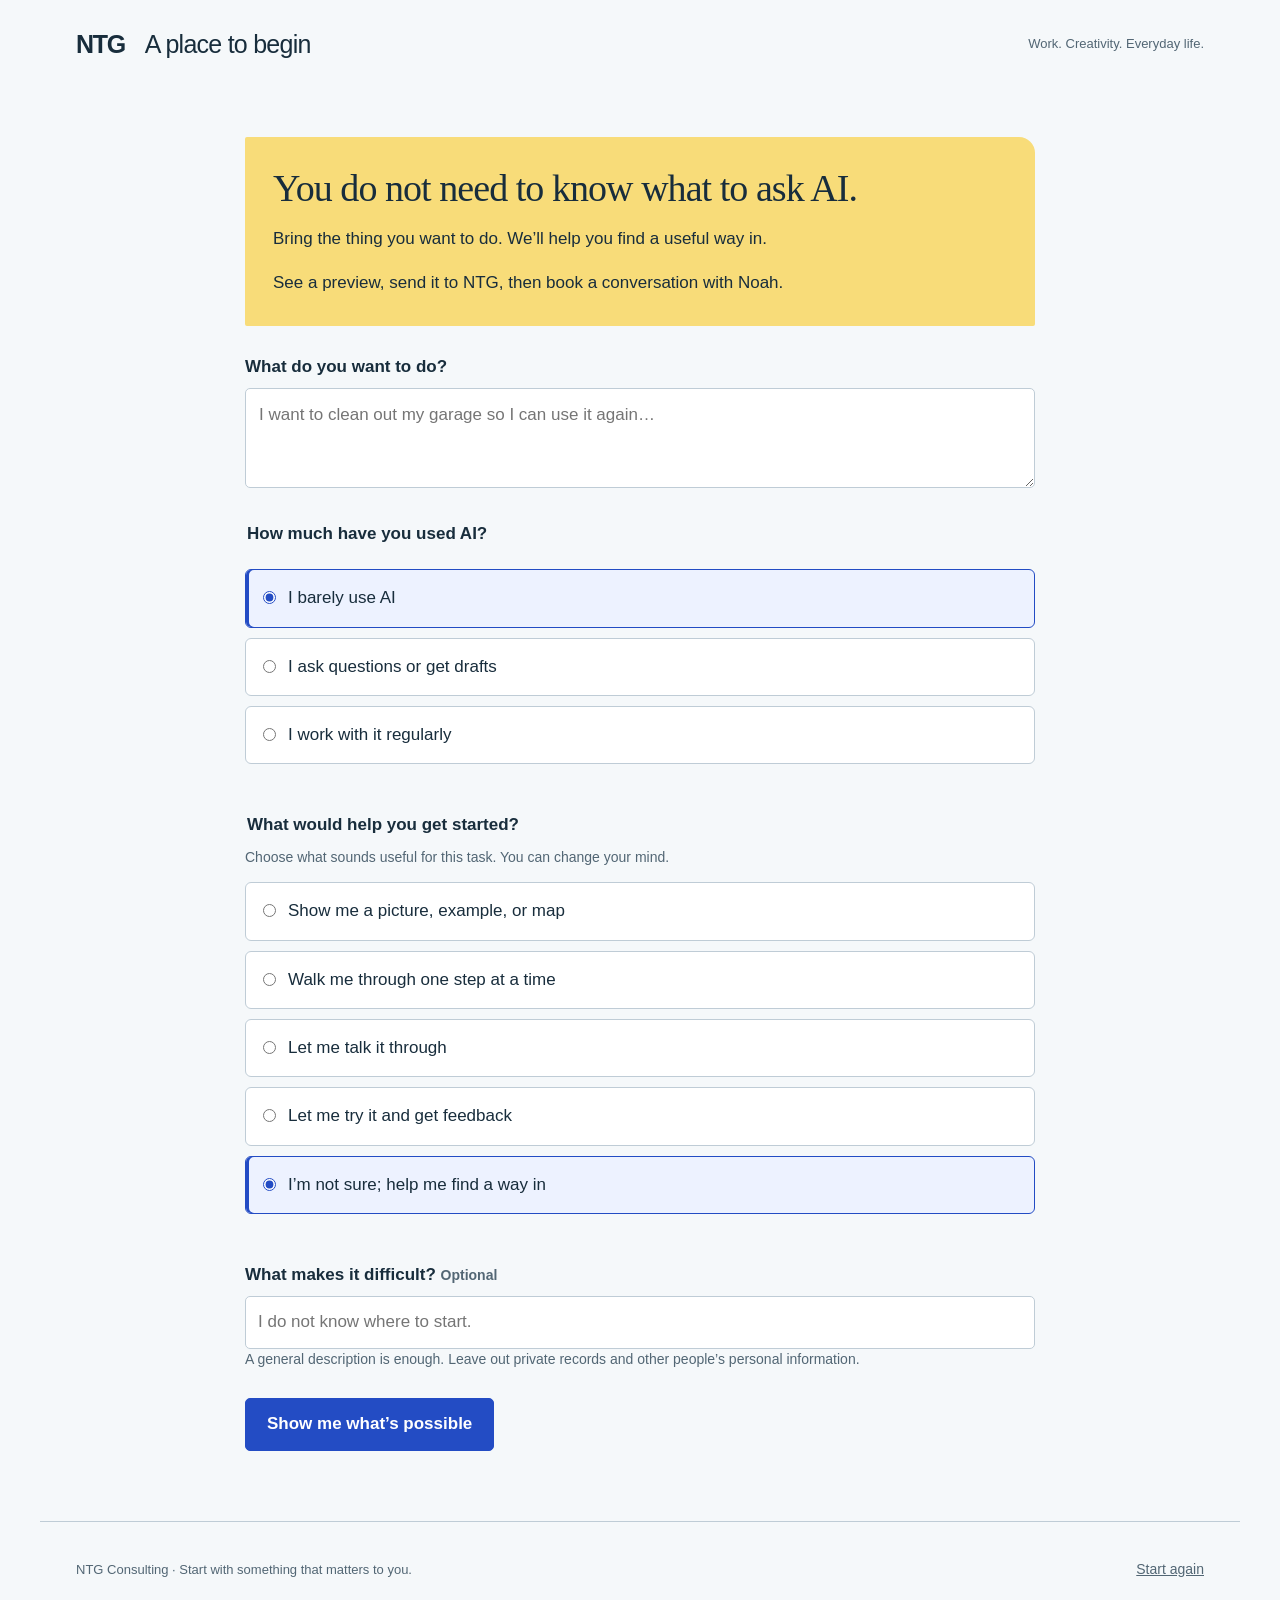
<file: index.html>
<!doctype html>
<html lang="en"><head><meta charset="utf-8"><meta name="viewport" content="width=device-width,initial-scale=1"><title>A place to begin | NTG</title><link rel="stylesheet" href="/style.css"></head>
<body><header><a href="#" id="home" aria-label="A place to begin, start over">NTG <span>A place to begin</span></a><span class="status">Work. Creativity. Everyday life.</span></header>

<main id="app"></main><footer>NTG Consulting · Start with something that matters to you.<button id="reset" class="text-button">Start again</button></footer>
<script type="module" src="/app.js"></script></body></html>
</file>
<file: style.css>
:root{--paper:#f5f8fa;--ink:#182d3c;--blue:#234cc4;--mist:#e5edf5;--white:#fff;--muted:#526674;--line:#bfccd6;--yellow:#f8dc79;--green:#205f50}*{box-sizing:border-box}body{margin:0;background:var(--paper);color:var(--ink);font-family:'Avenir Next',Avenir,'Segoe UI',sans-serif;font-size:17px;line-height:1.55}header,footer{max-width:1200px;margin:auto;padding:25px 36px;display:flex;align-items:center;justify-content:space-between;gap:20px}header a{font-weight:800;letter-spacing:-.05em;color:var(--ink);text-decoration:none;font-size:25px}header a span{font-weight:400;letter-spacing:-.03em;margin-left:14px}.status,.prototype,footer{font-size:13px;color:var(--muted)}.prototype{text-align:center;background:var(--mist);padding:9px 20px}main{max-width:1200px;margin:0 auto;min-height:72vh;padding:48px 36px 70px}.layout{display:grid;grid-template-columns:minmax(0,1.1fr) minmax(250px,.65fr);gap:70px;align-items:start}.wide{max-width:790px}.step{color:var(--muted);margin:0 0 17px;font-size:14px}h1,h2,h3,p{margin-top:0}h1{font-family:'Iowan Old Style','Palatino Linotype',Palatino,serif;font-weight:400;line-height:1.06;font-size:clamp(36px,4.8vw,64px);letter-spacing:-.045em;max-width:760px;margin-bottom:24px}h2{font-size:25px;letter-spacing:-.035em;line-height:1.25}h3{font-size:18px}.lead{font-size:20px;max-width:630px;color:var(--muted)}.note{color:var(--muted);font-size:14px}.field-note{background:var(--yellow);padding:30px 28px;transform:rotate(1deg);margin-top:48px;border-radius:2px 16px 2px 2px}.field-note h2{font-family:'Iowan Old Style',Palatino,serif;font-size:29px;font-weight:400}.field-note p:last-child{margin-bottom:0}.sheet{background:white;padding:30px;border:1px solid var(--line);border-radius:8px}.sheet p:last-child{margin-bottom:0}.rail{border-left:3px solid var(--blue);padding-left:22px;margin:24px 0}.choices{display:grid;gap:10px;margin:14px 0 26px}.choices.two{grid-template-columns:1fr 1fr}.choice{display:flex;align-items:flex-start;gap:12px;background:white;padding:15px 17px;border:1px solid var(--line);border-radius:6px;cursor:pointer;min-height:55px}.choice:has(input:checked){border-color:var(--blue);background:#edf2ff;box-shadow:inset 3px 0 var(--blue)}.choice input{margin:6px 0 0;accent-color:var(--blue);flex-shrink:0}.choice small{display:block;color:var(--muted);font-size:13px;margin-top:3px}fieldset{border:0;padding:0;margin:0 0 22px;min-width:0}legend,label.field{font-weight:600;margin-bottom:8px;display:block}textarea,select{font:inherit;border:1px solid var(--line);border-radius:5px;background:white;width:100%;padding:13px;color:var(--ink)}textarea{min-height:100px;resize:vertical}button{font:inherit;cursor:pointer;border:1px solid var(--blue);border-radius:5px;background:var(--blue);color:#fff;padding:12px 21px;font-weight:600;min-height:46px}button:hover{filter:brightness(.94)}button.secondary{background:transparent;color:var(--blue)}button.text-button{border:0;padding:5px 0;color:var(--muted);background:transparent;font-weight:400;text-decoration:underline;font-size:14px}button:disabled{opacity:.45;cursor:default}.actions{display:flex;gap:12px;align-items:center;flex-wrap:wrap;margin-top:28px}a{color:var(--blue)}:focus-visible{outline:3px solid #9e6700;outline-offset:4px}.error{color:#972d32;font-weight:600}.hint{padding:16px 20px;background:var(--mist);border-radius:5px;margin:20px 0}.tag{display:inline-block;font-size:13px;padding:5px 10px;background:var(--mist);border-radius:4px;margin-bottom:20px}ul{padding-left:22px}li{margin-bottom:8px}.storyboard{display:grid;grid-template-columns:repeat(3,1fr);gap:10px;margin:22px 0}.frame{background:var(--mist);padding:12px;min-height:140px;display:flex;flex-direction:column;justify-content:space-between;font-size:13px}.frame svg{width:100%;height:85px;stroke:var(--ink);fill:none;stroke-width:2}.progress{height:4px;background:var(--mist);max-width:790px;margin-bottom:30px}.progress div{height:4px;background:var(--blue)}.demo-response{background:#fff;padding:24px;border-left:4px solid var(--blue);margin:22px 0}.demo-response h3{color:var(--blue)}.split{display:grid;grid-template-columns:1fr 1fr;gap:20px}.divider{border-top:1px solid var(--line);margin:30px 0;padding-top:25px}.session-title{font-size:14px;color:var(--muted)}.quote{font-family:'Iowan Old Style',Palatino,serif;font-size:27px;line-height:1.3;overflow-wrap:anywhere}.success{color:var(--green)}footer{border-top:1px solid var(--line)}details{margin:20px 0}summary{cursor:pointer;color:var(--blue)}pre{white-space:pre-wrap;overflow-wrap:anywhere;font-size:13px}.compact h1{font-size:42px}@media(max-width:760px){header,footer{padding:20px}header a{font-size:21px}.status{font-size:11px}main{padding:30px 20px 45px}.layout{grid-template-columns:1fr;gap:20px}.field-note{margin-top:10px;transform:none}.choices.two,.split{grid-template-columns:1fr}.lead{font-size:18px}footer{align-items:flex-start}.storyboard{gap:6px}.frame{padding:8px}.sheet{padding:22px}.compact h1{font-size:34px}}

input:not([type=radio]):not([type=checkbox]){font:inherit;width:100%;border:1px solid var(--line);border-radius:5px;padding:12px;color:var(--ink);background:white}label.field{margin-top:15px}.lead-form{position:sticky;top:22px}.lead-form button{width:100%}.consent{display:flex;align-items:flex-start;gap:10px;font-size:14px;margin:24px 0 12px}.consent input{margin-top:5px;accent-color:var(--blue)}.honey{position:absolute;left:-10000px;width:1px;height:1px;overflow:hidden}.deliverable{display:flex;gap:18px;margin:25px 0}.deliverable h3{margin-bottom:5px}.deliverable p{color:var(--muted);margin-bottom:0}.item-number{background:var(--mist);border-radius:50%;width:30px;height:30px;text-align:center;flex-shrink:0}.space-preview{display:grid;grid-template-columns:repeat(3,1fr);gap:8px;margin:25px 0}.space-preview div{padding:17px 12px;background:var(--mist);border-top:4px solid var(--blue);font-weight:600}.space-preview div:nth-child(2){background:#fff0b8;border-color:#947017}.space-preview small{display:block;font-size:12px;font-weight:400;margin-top:8px}.button-link{display:inline-block;background:var(--blue);color:white;border-radius:5px;padding:14px 23px;text-decoration:none;font-weight:600;margin:18px 0}.admin-list{display:grid;gap:18px}.admin-item{padding:22px;background:white;border:1px solid var(--line);border-radius:6px;overflow-wrap:anywhere}.admin-item p{margin-bottom:9px}.admin-item select{max-width:220px}.admin-item pre{background:var(--mist);padding:15px}code{overflow-wrap:anywhere}@media(max-width:760px){.lead-form{position:static}.space-preview{grid-template-columns:1fr}.space-preview small{margin-top:0}.space-preview div{padding:10px 14px}.status{max-width:110px;text-align:right}}
.review-response{border-top:2px solid var(--blue);margin-top:28px;padding-top:24px}.response-editor{min-height:520px;font-size:16px;line-height:1.65}.review-state{margin:12px 0!important}.owner-notes{background:var(--mist);padding:20px;border-radius:6px;margin-top:16px}.preserve{white-space:pre-wrap}.item-status{color:var(--green);margin-top:16px!important}.admin-item .actions{margin-top:18px}

.intake{max-width:790px;margin:0 auto}.intake-intro{margin:0 0 28px;transform:none}.intake-intro h1{font-size:clamp(29px,3.5vw,38px);line-height:1.15;letter-spacing:-.025em;margin-bottom:16px}.intake-intro p:last-child{margin-bottom:0}

.intake-intro h1:focus{outline:none}
</file>
